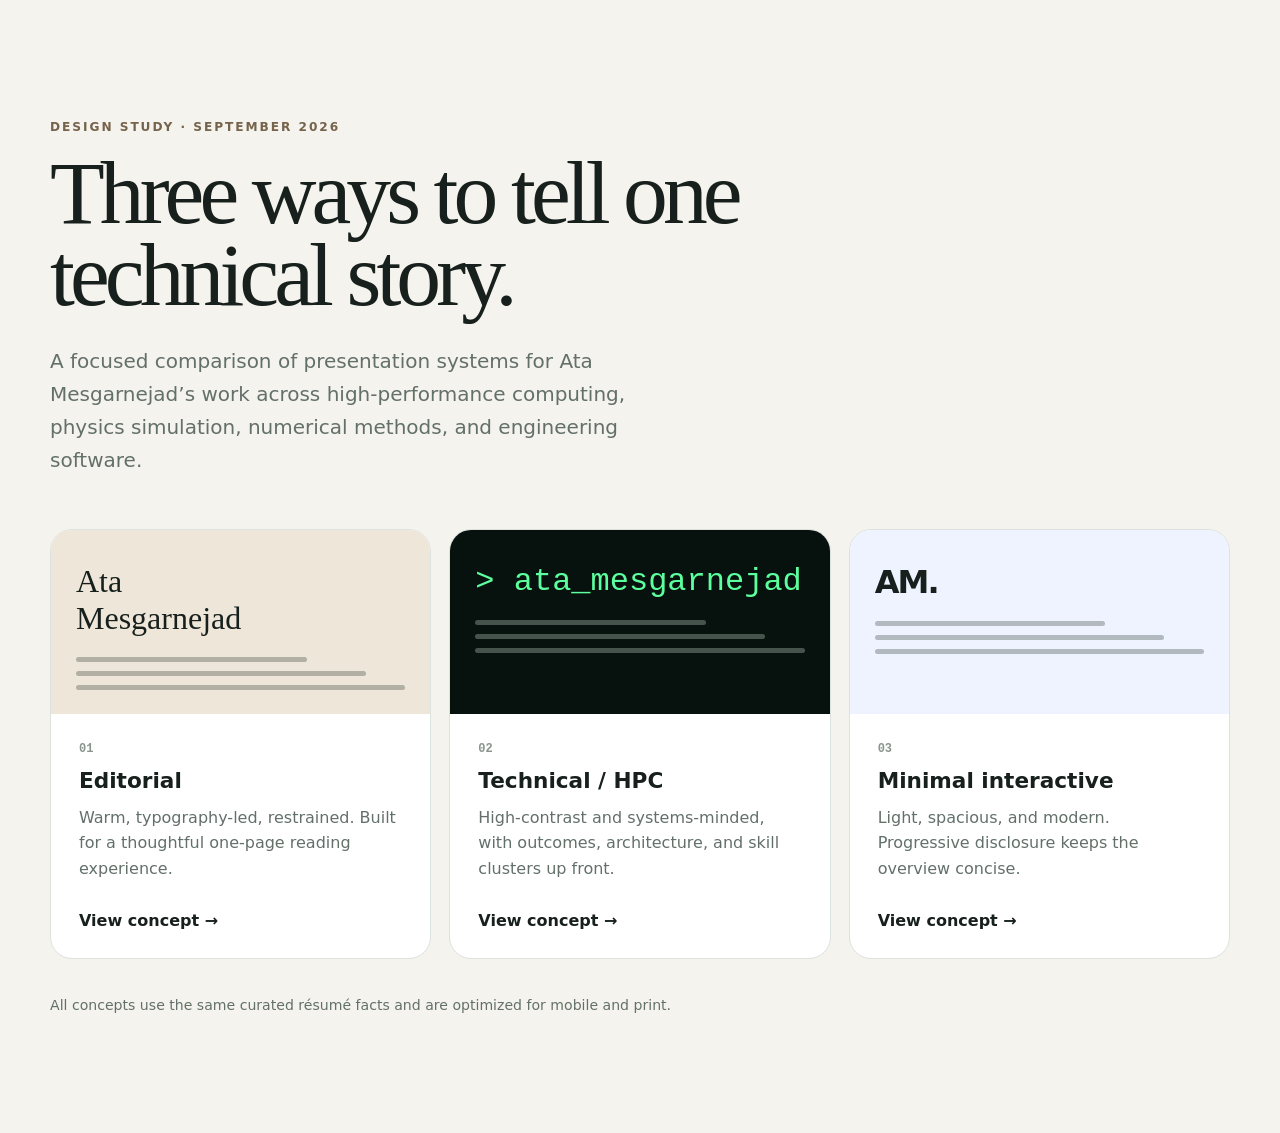
<file: resume-mockups/index.html>
<!doctype html>
<html lang="en">
  <head>
    <meta charset="utf-8">
    <meta name="viewport" content="width=device-width, initial-scale=1">
    <meta name="description" content="Compare three resume website concepts for Ata Mesgarnejad.">
    <title>Resume concepts — Ata Mesgarnejad</title>
    <style>
      :root { color-scheme: light; --ink:#17201c; --muted:#63706a; --line:#dce2de; --paper:#f5f3ed; --white:#fff; }
      * { box-sizing:border-box; }
      html { font-family:Inter,ui-sans-serif,system-ui,-apple-system,BlinkMacSystemFont,"Segoe UI",sans-serif; color:var(--ink); background:var(--paper); }
      body { margin:0; }
      a { color:inherit; }
      main { width:min(1180px,calc(100% - 32px)); margin:auto; padding:clamp(56px,10vw,120px) 0; }
      .eyebrow { margin:0 0 18px; color:#75634b; font-size:.76rem; font-weight:800; letter-spacing:.16em; text-transform:uppercase; }
      h1 { max-width:850px; margin:0; font-family:Georgia,"Times New Roman",serif; font-size:clamp(2.8rem,7vw,6.2rem); font-weight:500; letter-spacing:-.055em; line-height:.92; }
      .intro { max-width:650px; margin:28px 0 52px; color:var(--muted); font-size:clamp(1rem,2vw,1.25rem); line-height:1.65; }
      .grid { display:grid; grid-template-columns:repeat(3,1fr); gap:18px; }
      .card { position:relative; display:flex; min-height:430px; flex-direction:column; overflow:hidden; border:1px solid var(--line); border-radius:22px; background:var(--white); text-decoration:none; transition:transform .25s ease,box-shadow .25s ease; }
      .card:hover,.card:focus-visible { transform:translateY(-5px); box-shadow:0 22px 54px rgba(26,35,30,.12); }
      .preview { height:184px; padding:25px; overflow:hidden; }
      .editorial .preview { background:#eee7d9; }
      .technical .preview { color:#e9ffef; background:#07110d; }
      .minimal .preview { background:#eef3ff; }
      .mini-line { height:5px; margin-bottom:9px; border-radius:3px; background:currentColor; opacity:.28; }
      .mini-line:nth-child(2) { width:70%; }
      .mini-line:nth-child(3) { width:88%; }
      .mini-title { margin:8px 0 20px; font-family:Georgia,serif; font-size:2rem; }
      .technical .mini-title { font-family:ui-monospace,SFMono-Regular,Menlo,monospace; color:#5cff9d; }
      .minimal .mini-title { font-family:inherit; font-weight:650; letter-spacing:-.06em; }
      .card-body { display:flex; flex:1; flex-direction:column; padding:28px; }
      .number { color:#8a948e; font:700 .75rem ui-monospace,SFMono-Regular,Menlo,monospace; }
      h2 { margin:12px 0; font-size:1.35rem; }
      .card p { margin:0; color:var(--muted); line-height:1.6; }
      .open { margin-top:auto; padding-top:28px; font-weight:750; }
      footer { margin-top:38px; color:var(--muted); font-size:.88rem; }
      @media (max-width:820px) { .grid { grid-template-columns:1fr; } .card { min-height:360px; } }
      @media (prefers-reduced-motion:reduce) { * { scroll-behavior:auto!important; transition:none!important; } }
    </style>
  </head>
  <body>
    <main>
      <p class="eyebrow">Design study · September 2026</p>
      <h1>Three ways to tell one technical story.</h1>
      <p class="intro">A focused comparison of presentation systems for Ata Mesgarnejad’s work across high-performance computing, physics simulation, numerical methods, and engineering software.</p>
      <div class="grid">
        <a class="card editorial" href="./editorial/">
          <div class="preview" aria-hidden="true"><div class="mini-title">Ata<br>Mesgarnejad</div><div class="mini-line"></div><div class="mini-line"></div><div class="mini-line"></div></div>
          <div class="card-body"><span class="number">01</span><h2>Editorial</h2><p>Warm, typography-led, restrained. Built for a thoughtful one-page reading experience.</p><span class="open">View concept →</span></div>
        </a>
        <a class="card technical" href="./technical/">
          <div class="preview" aria-hidden="true"><div class="mini-title">&gt; ata_mesgarnejad</div><div class="mini-line"></div><div class="mini-line"></div><div class="mini-line"></div></div>
          <div class="card-body"><span class="number">02</span><h2>Technical / HPC</h2><p>High-contrast and systems-minded, with outcomes, architecture, and skill clusters up front.</p><span class="open">View concept →</span></div>
        </a>
        <a class="card minimal" href="./minimal/">
          <div class="preview" aria-hidden="true"><div class="mini-title">AM.</div><div class="mini-line"></div><div class="mini-line"></div><div class="mini-line"></div></div>
          <div class="card-body"><span class="number">03</span><h2>Minimal interactive</h2><p>Light, spacious, and modern. Progressive disclosure keeps the overview concise.</p><span class="open">View concept →</span></div>
        </a>
      </div>
      <footer>All concepts use the same curated résumé facts and are optimized for mobile and print.</footer>
    </main>
  </body>
</html>
</file>
